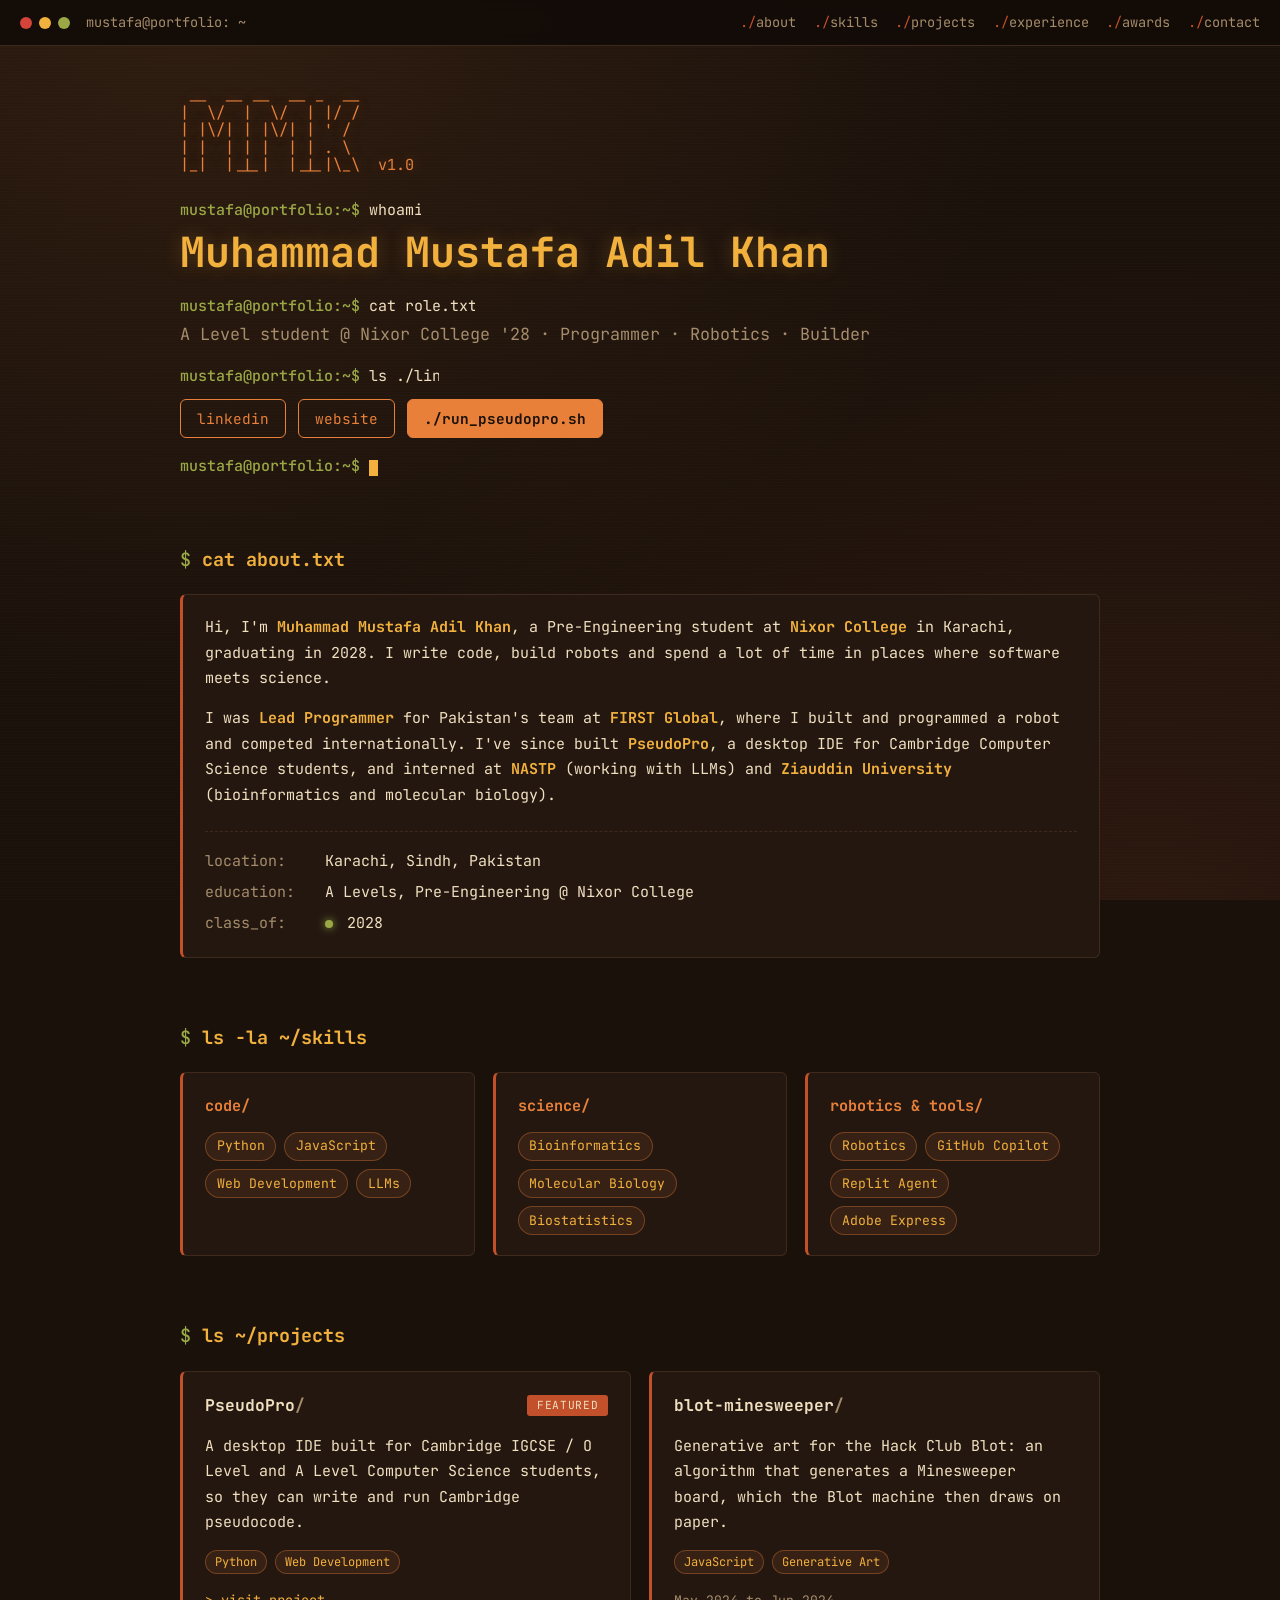
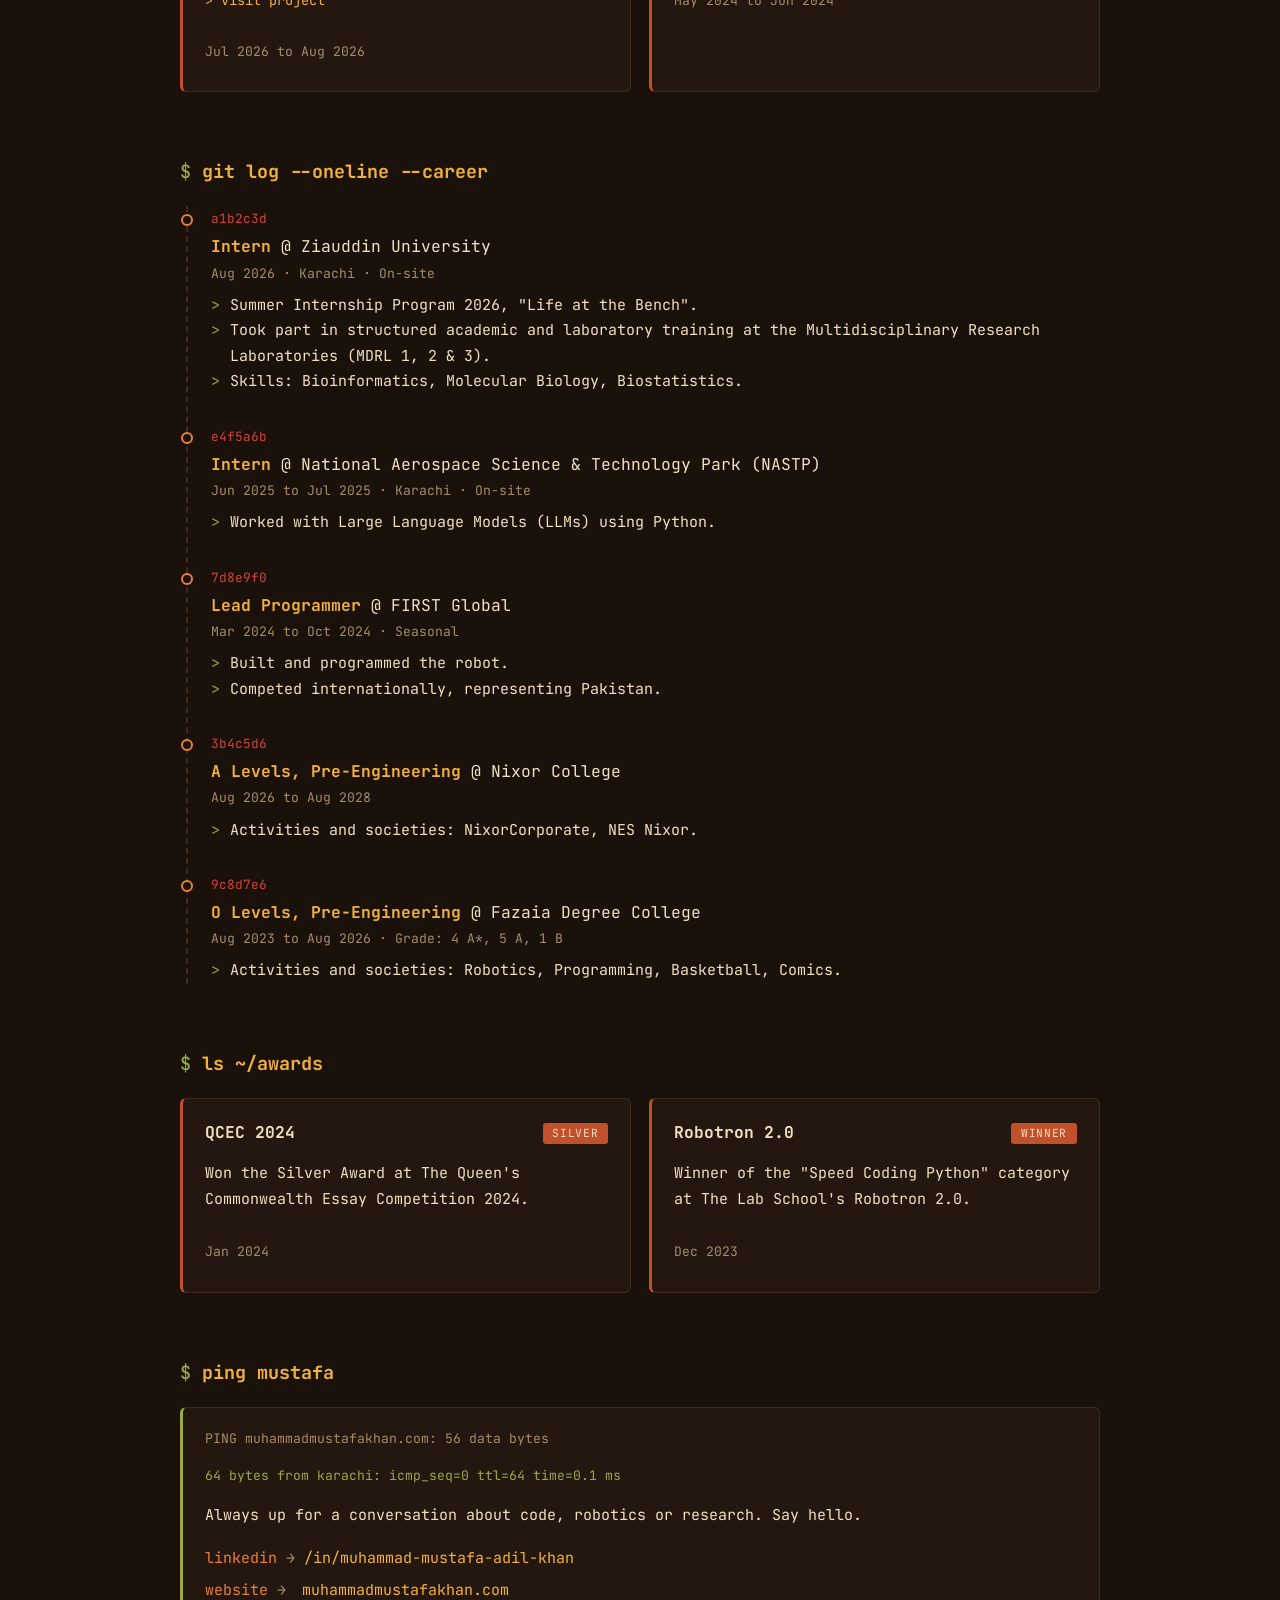
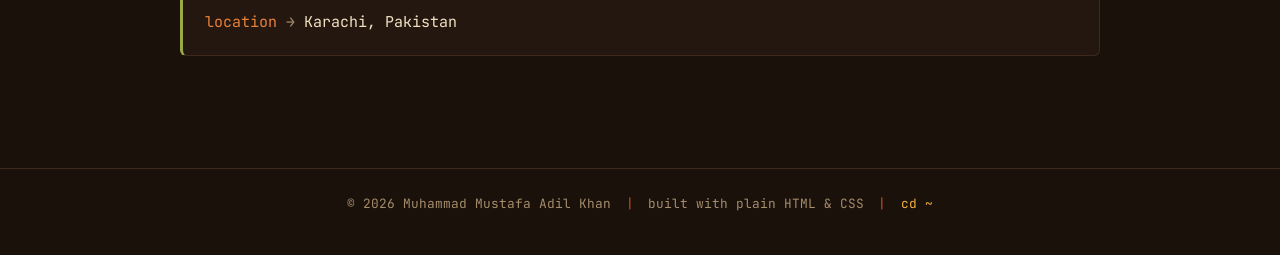
<file: index.html>
<!DOCTYPE html>
<html lang="en">
<head>
  <meta charset="UTF-8">
  <meta name="viewport" content="width=device-width, initial-scale=1.0">
  <title>Muhammad Mustafa Adil Khan | ~/portfolio</title>
  <meta name="description" content="Portfolio of Muhammad Mustafa Adil Khan: A Level student at Nixor College, programmer, robotics competitor and builder of PseudoPro.">

  <link rel="preconnect" href="https://fonts.googleapis.com">
  <link rel="preconnect" href="https://fonts.gstatic.com" crossorigin>
  <link href="https://fonts.googleapis.com/css2?family=JetBrains+Mono:wght@400;500;700&display=swap" rel="stylesheet">
  <link rel="stylesheet" href="style.css">
</head>
<body>

  <!-- ============ TOP BAR ============ -->
  <header class="topbar">
    <div class="window-dots" aria-hidden="true">
      <span class="dot dot-red"></span>
      <span class="dot dot-amber"></span>
      <span class="dot dot-green"></span>
    </div>
    <span class="topbar-title">mustafa@portfolio: ~</span>
    <nav class="topnav" aria-label="Sections">
      <a href="#about">about</a>
      <a href="#skills">skills</a>
      <a href="#projects">projects</a>
      <a href="#experience">experience</a>
      <a href="#awards">awards</a>
      <a href="#contact">contact</a>
    </nav>
  </header>

  <main class="terminal">

    <!-- ============ HERO ============ -->
    <section class="block hero" id="top">
      <pre class="ascii" aria-hidden="true">
 __  __ __  __ _  __
|  \/  |  \/  | |/ /
| |\/| | |\/| | ' /
| |  | | |  | | . \
|_|  |_|_|  |_|_|\_\  v1.0</pre>

      <p class="line"><span class="prompt">mustafa@portfolio:~$</span> <span class="cmd typed typed-1">whoami</span></p>
      <h1 class="name">Muhammad Mustafa Adil Khan</h1>

      <p class="line"><span class="prompt">mustafa@portfolio:~$</span> <span class="cmd typed typed-2">cat role.txt</span></p>
      <p class="role">A Level student @ Nixor College '28 · Programmer · Robotics · Builder</p>

      <p class="line"><span class="prompt">mustafa@portfolio:~$</span> <span class="cmd typed typed-3">ls ./links</span></p>
      <p class="links">
        <a class="btn" href="https://www.linkedin.com/in/muhammad-mustafa-adil-khan-0a99003a8/" target="_blank" rel="noopener">linkedin</a>
        <a class="btn" href="https://muhammadmustafakhan.com/" target="_blank" rel="noopener">website</a>
        <a class="btn btn-solid" href="https://muhammadmustafakhan.com/pseudopro/" target="_blank" rel="noopener">./run_pseudopro.sh</a>
      </p>

      <p class="line"><span class="prompt">mustafa@portfolio:~$</span> <span class="cursor" aria-hidden="true"></span></p>
    </section>

    <!-- ============ ABOUT ============ -->
    <section class="block" id="about">
      <h2 class="section-title"><span class="prompt">$</span> cat about.txt</h2>
      <div class="panel">
        <p>
          Hi, I'm <strong>Muhammad Mustafa Adil Khan</strong>, a Pre-Engineering student at
          <strong>Nixor College</strong> in Karachi, graduating in 2028. I write code, build robots
          and spend a lot of time in places where software meets science.
        </p>
        <p>
          I was <strong>Lead Programmer</strong> for Pakistan's team at <strong>FIRST Global</strong>,
          where I built and programmed a robot and competed internationally. I've since built
          <strong>PseudoPro</strong>, a desktop IDE for Cambridge Computer Science students, and
          interned at <strong>NASTP</strong> (working with LLMs) and <strong>Ziauddin University</strong>
          (bioinformatics and molecular biology).
        </p>
        <dl class="facts">
          <div><dt>location</dt><dd>Karachi, Sindh, Pakistan</dd></div>
          <div><dt>education</dt><dd>A Levels, Pre-Engineering @ Nixor College</dd></div>
          <div><dt>class_of</dt><dd><span class="status-dot"></span> 2028</dd></div>
        </dl>
      </div>
    </section>

    <!-- ============ SKILLS ============ -->
    <section class="block" id="skills">
      <h2 class="section-title"><span class="prompt">$</span> ls -la ~/skills</h2>
      <div class="grid grid-3">

        <div class="panel">
          <h3 class="panel-title">code/</h3>
          <ul class="tags">
            <li>Python</li>
            <li>JavaScript</li>
            <li>Web Development</li>
            <li>LLMs</li>
          </ul>
        </div>

        <div class="panel">
          <h3 class="panel-title">science/</h3>
          <ul class="tags">
            <li>Bioinformatics</li>
            <li>Molecular Biology</li>
            <li>Biostatistics</li>
          </ul>
        </div>

        <div class="panel">
          <h3 class="panel-title">robotics &amp; tools/</h3>
          <ul class="tags">
            <li>Robotics</li>
            <li>GitHub Copilot</li>
            <li>Replit Agent</li>
            <li>Adobe Express</li>
          </ul>
        </div>

      </div>
    </section>

    <!-- ============ PROJECTS ============ -->
    <section class="block" id="projects">
      <h2 class="section-title"><span class="prompt">$</span> ls ~/projects</h2>
      <div class="grid grid-2">

        <article class="panel project">
          <header class="project-head">
            <h3>PseudoPro<span class="ext">/</span></h3>
            <span class="badge">featured</span>
          </header>
          <p>
            A desktop IDE built for Cambridge IGCSE / O Level and A Level Computer Science students,
            so they can write and run Cambridge pseudocode.
          </p>
          <ul class="tags small">
            <li>Python</li>
            <li>Web Development</li>
          </ul>
          <p class="project-links">
            <a href="https://muhammadmustafakhan.com/pseudopro/" target="_blank" rel="noopener">&gt; visit project</a>
          </p>
          <p class="meta">Jul 2026 to Aug 2026</p>
        </article>

        <article class="panel project">
          <header class="project-head">
            <h3>blot-minesweeper<span class="ext">/</span></h3>
          </header>
          <p>
            Generative art for the Hack Club Blot: an algorithm that generates a Minesweeper
            board, which the Blot machine then draws on paper.
          </p>
          <ul class="tags small">
            <li>JavaScript</li>
            <li>Generative Art</li>
          </ul>
          <p class="meta">May 2024 to Jun 2024</p>
        </article>

      </div>
    </section>

    <!-- ============ EXPERIENCE ============ -->
    <section class="block" id="experience">
      <h2 class="section-title"><span class="prompt">$</span> git log --oneline --career</h2>

      <ol class="log">
        <li class="log-item">
          <span class="hash">a1b2c3d</span>
          <div class="log-body">
            <h3>Intern <span class="at">@ Ziauddin University</span></h3>
            <p class="meta">Aug 2026 · Karachi · On-site</p>
            <ul>
              <li>Summer Internship Program 2026, "Life at the Bench".</li>
              <li>Took part in structured academic and laboratory training at the Multidisciplinary Research Laboratories (MDRL 1, 2 &amp; 3).</li>
              <li>Skills: Bioinformatics, Molecular Biology, Biostatistics.</li>
            </ul>
          </div>
        </li>

        <li class="log-item">
          <span class="hash">e4f5a6b</span>
          <div class="log-body">
            <h3>Intern <span class="at">@ National Aerospace Science &amp; Technology Park (NASTP)</span></h3>
            <p class="meta">Jun 2025 to Jul 2025 · Karachi · On-site</p>
            <ul>
              <li>Worked with Large Language Models (LLMs) using Python.</li>
            </ul>
          </div>
        </li>

        <li class="log-item">
          <span class="hash">7d8e9f0</span>
          <div class="log-body">
            <h3>Lead Programmer <span class="at">@ FIRST Global</span></h3>
            <p class="meta">Mar 2024 to Oct 2024 · Seasonal</p>
            <ul>
              <li>Built and programmed the robot.</li>
              <li>Competed internationally, representing Pakistan.</li>
            </ul>
          </div>
        </li>

        <li class="log-item">
          <span class="hash">3b4c5d6</span>
          <div class="log-body">
            <h3>A Levels, Pre-Engineering <span class="at">@ Nixor College</span></h3>
            <p class="meta">Aug 2026 to Aug 2028</p>
            <ul>
              <li>Activities and societies: NixorCorporate, NES Nixor.</li>
            </ul>
          </div>
        </li>

        <li class="log-item">
          <span class="hash">9c8d7e6</span>
          <div class="log-body">
            <h3>O Levels, Pre-Engineering <span class="at">@ Fazaia Degree College</span></h3>
            <p class="meta">Aug 2023 to Aug 2026 · Grade: 4 A*, 5 A, 1 B</p>
            <ul>
              <li>Activities and societies: Robotics, Programming, Basketball, Comics.</li>
            </ul>
          </div>
        </li>
      </ol>
    </section>

    <!-- ============ AWARDS ============ -->
    <section class="block" id="awards">
      <h2 class="section-title"><span class="prompt">$</span> ls ~/awards</h2>
      <div class="grid grid-2">

        <article class="panel project">
          <header class="project-head">
            <h3>QCEC 2024</h3>
            <span class="badge">silver</span>
          </header>
          <p>Won the Silver Award at The Queen's Commonwealth Essay Competition 2024.</p>
          <p class="meta">Jan 2024</p>
        </article>

        <article class="panel project">
          <header class="project-head">
            <h3>Robotron 2.0</h3>
            <span class="badge">winner</span>
          </header>
          <p>Winner of the "Speed Coding Python" category at The Lab School's Robotron 2.0.</p>
          <p class="meta">Dec 2023</p>
        </article>

      </div>
    </section>

    <!-- ============ CONTACT ============ -->
    <section class="block" id="contact">
      <h2 class="section-title"><span class="prompt">$</span> ping mustafa</h2>
      <div class="panel contact">
        <p class="ping-line">PING muhammadmustafakhan.com: 56 data bytes</p>
        <p class="ping-line ok">64 bytes from karachi: icmp_seq=0 ttl=64 time=0.1 ms</p>
        <p>Always up for a conversation about code, robotics or research. Say hello.</p>
        <ul class="contact-list">
          <li><span class="key">linkedin</span> <a href="https://www.linkedin.com/in/muhammad-mustafa-adil-khan-0a99003a8/" target="_blank" rel="noopener">/in/muhammad-mustafa-adil-khan</a></li>
          <li><span class="key">website</span> <a href="https://muhammadmustafakhan.com/" target="_blank" rel="noopener">muhammadmustafakhan.com</a></li>
          <li><span class="key">location</span> Karachi, Pakistan</li>
        </ul>
      </div>
    </section>

  </main>

  <footer class="footer">
    <p>© 2026 Muhammad Mustafa Adil Khan <span class="sep">|</span> built with plain HTML &amp; CSS <span class="sep">|</span> <a href="#top">cd ~</a></p>
  </footer>

</body>
</html>
</file>
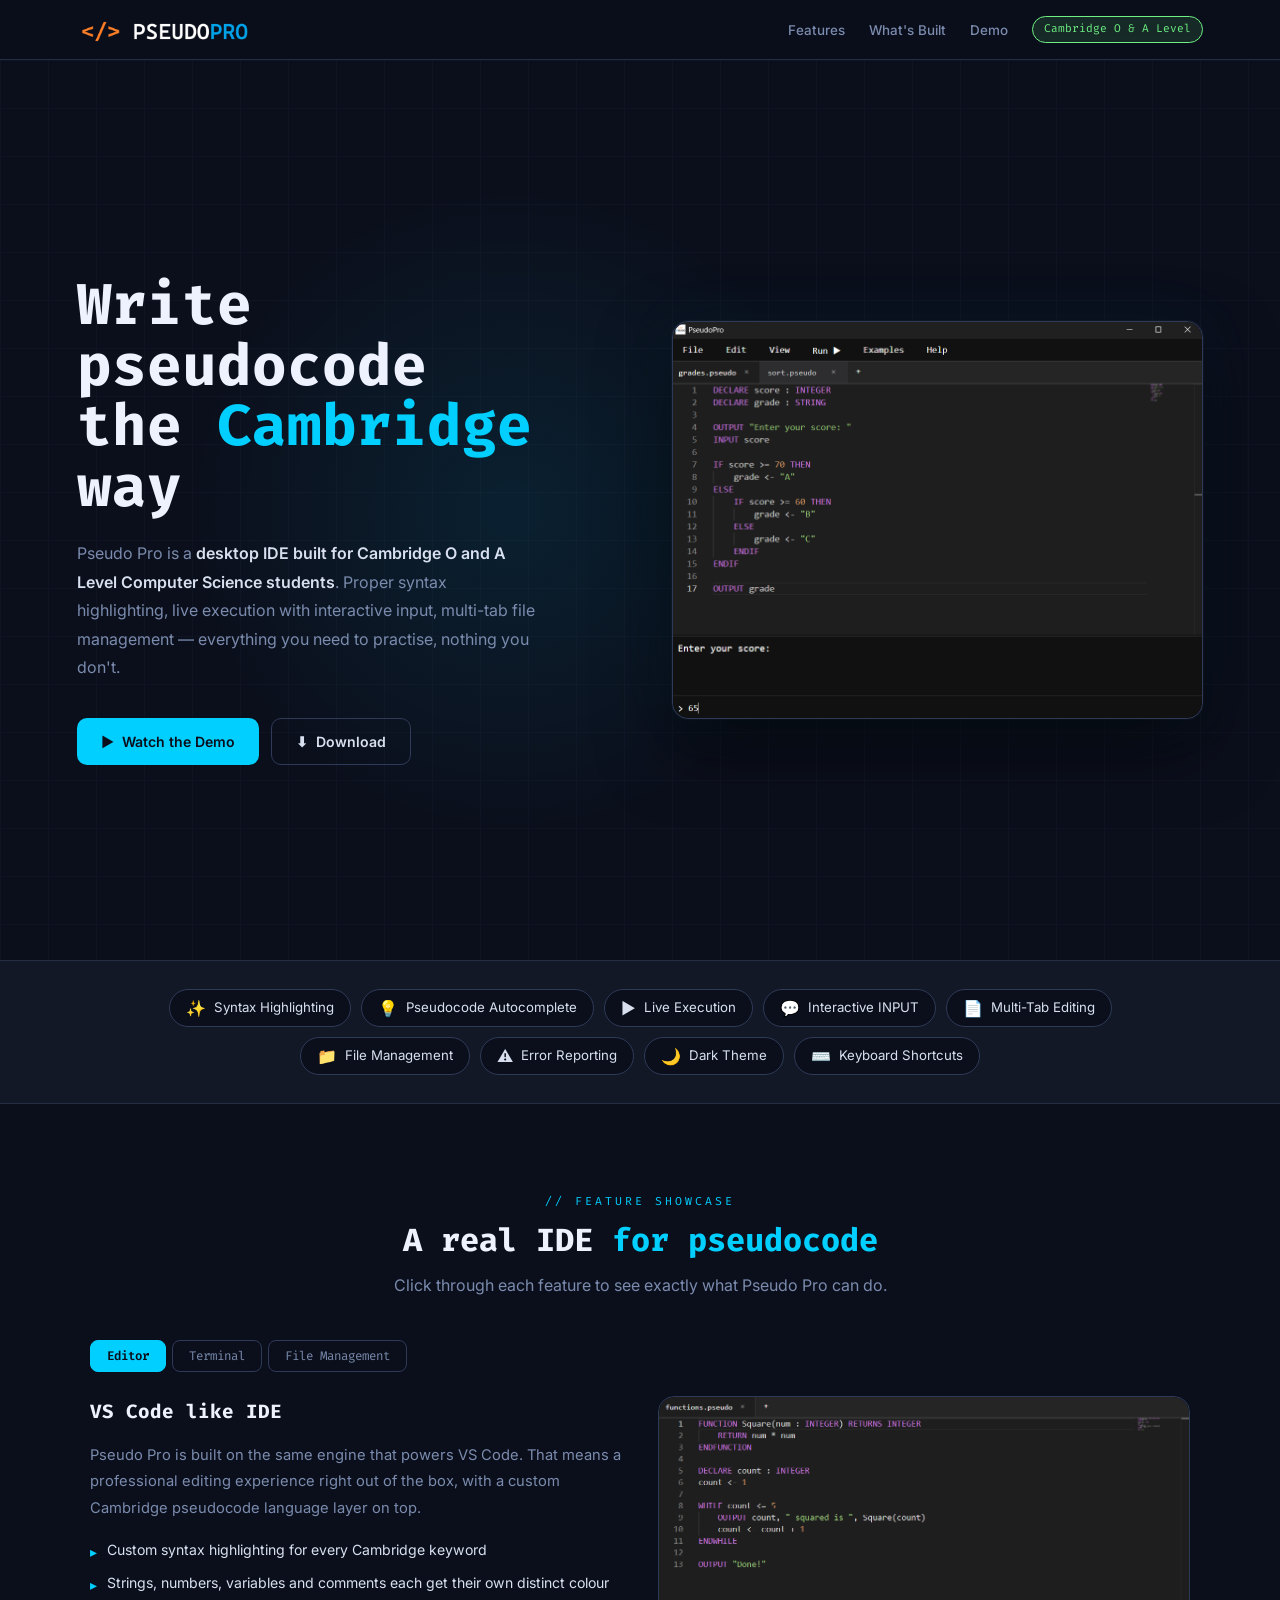
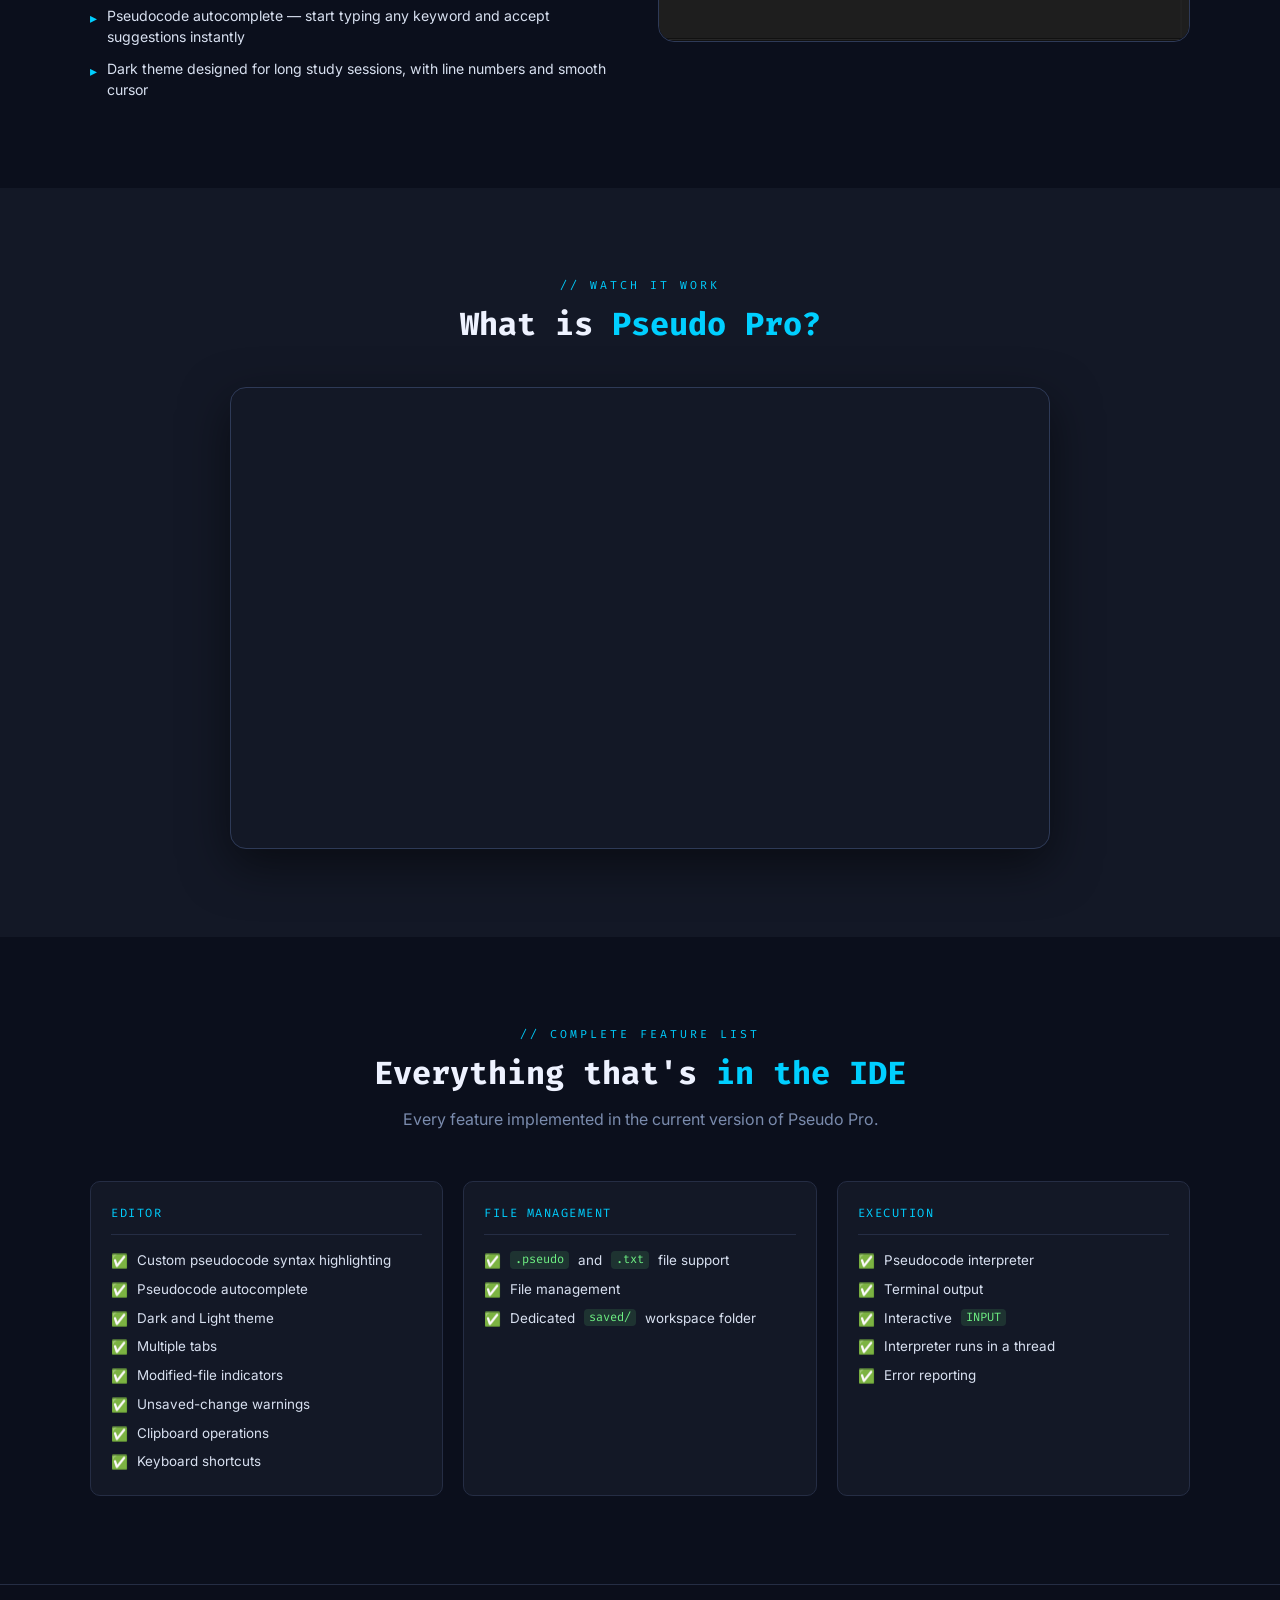
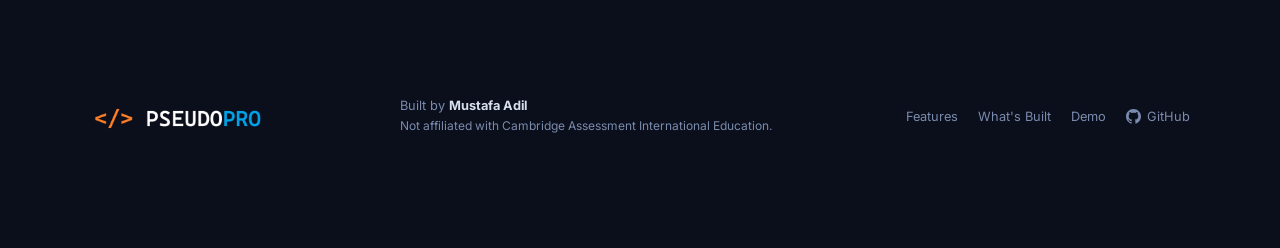
<file: pseudopro/index.html>
<!DOCTYPE html>
<html lang="en">
<head>
  <meta charset="UTF-8"/>
  <meta name="viewport" content="width=device-width, initial-scale=1.0"/>
  <title>PSEUDO PRO — Cambridge Pseudocode IDE</title>
  <link href="https://fonts.googleapis.com/css2?family=Fira+Code:wght@400;500;600;700&family=Inter:wght@400;500;600;700&display=swap" rel="stylesheet"/>
  <link rel="stylesheet" href="style.css">
</head>
<body>

<!-- ════════════════════════════════════
     NAV
     ════════════════════════════════════ -->
<nav>
  <div class="nav-logo">
    <img src="logo.png" alt="Pseudo Pro"/>
  </div>
  <ul class="nav-links">
    <li><a href="#features">Features</a></li>
    <li><a href="#whatsbuilt">What's Built</a></li>
    <li><a href="#video">Demo</a></li>
  </ul>
  <div class="nav-pill">Cambridge O &amp; A Level</div>
</nav>

<!-- ════════════════════════════════════
     HERO
     ════════════════════════════════════ -->
<section class="hero">
  <div class="hero-bg-grid"></div>
  <div class="hero-bg-glow"></div>
  <div class="hero-inner">
    <div>
      <h1>Write pseudocode<br/>the <span class="c">Cambridge</span><br/>way</h1>
      <p class="hero-desc">
        Pseudo Pro is a <strong>desktop IDE built for Cambridge O and A Level Computer Science students</strong>. Proper syntax highlighting, live execution with interactive input, multi-tab file management — everything you need to practise, nothing you don't.
      </p>
      <div class="hero-actions">
        <a href="#video" class="btn btn-cyan">▶&nbsp; Watch the Demo</a>
        <a href="https://docs.google.com/forms/d/e/1FAIpQLScZtwgpIXl6jhNWRbmCyVRy7nZwk737SK5mbxap7Mpk11V7Nw/viewform?usp=sharing&ouid=100309924998082887412" class="btn btn-outline">⬇&nbsp; Download</a>
      </div>
    </div>

    <!-- Hero screenshot -->
    <div class="hero-ide">
      <img src="ss1.png" alt="Pseudo Pro IDE screenshot" style="width:100%;display:block;border-radius:var(--r-lg);"/>
    </div>
  </div>
</section>

<!-- ════════════════════════════════════
     FEATURE PILLS
     ════════════════════════════════════ -->
<div class="pill-bar">
  <div class="pill-row">
    <div class="pill"><span class="icon">✨</span> Syntax Highlighting</div>
    <div class="pill"><span class="icon">💡</span> Pseudocode Autocomplete</div>
    <div class="pill"><span class="icon">▶️</span> Live Execution</div>
    <div class="pill"><span class="icon">💬</span> Interactive INPUT</div>
    <div class="pill"><span class="icon">📄</span> Multi-Tab Editing</div>
    <div class="pill"><span class="icon">📁</span> File Management</div>
    <div class="pill"><span class="icon">⚠️</span> Error Reporting</div>
    <div class="pill"><span class="icon">🌙</span> Dark Theme</div>
    <div class="pill"><span class="icon">⌨️</span> Keyboard Shortcuts</div>
  </div>
</div>

<!-- ════════════════════════════════════
     FEATURE SHOWCASE (tabs)
     ════════════════════════════════════ -->
<section class="showcase" id="features">
  <div class="showcase-inner">
    <div class="center">
      <div class="sec-label">// Feature Showcase</div>
      <h2 class="sec-title">A real IDE <span class="hl">for pseudocode</span></h2>
      <p class="sec-desc">Click through each feature to see exactly what Pseudo Pro can do.</p>
    </div>

    <div class="showcase-tabs">
      <button class="stab active" onclick="showPanel('editor', this)">Editor</button>
      <button class="stab"        onclick="showPanel('terminal', this)">Terminal</button>
      <button class="stab"        onclick="showPanel('files', this)">File Management</button>
    </div>

    <div class="showcase-panels">

      <!-- ── EDITOR ── -->
      <div class="spanel active" id="panel-editor">
        <div class="spanel-text">
          <h3>VS Code like IDE</h3>
          <p>Pseudo Pro is built on the same engine that powers VS Code. That means a professional editing experience right out of the box, with a custom Cambridge pseudocode language layer on top.</p>
          <ul class="spanel-list">
            <li>Custom syntax highlighting for every Cambridge keyword</li>
            <li>Strings, numbers, variables and comments each get their own distinct colour</li>
            <li>Pseudocode autocomplete — start typing any keyword and accept suggestions instantly</li>
            <li>Dark theme designed for long study sessions, with line numbers and smooth cursor</li>
          </ul>
        </div>
        <div class="spanel-visual">
          <img src="ss2.png" alt="Pseudo Pro editor screenshot" style="width:100%;display:block;border-radius:var(--r-lg);"/>
        </div>
      </div>

      <!-- ── TERMINAL ── -->
      <div class="spanel" id="panel-terminal">
        <div class="spanel-text">
          <h3>Live terminal with interactive INPUT</h3>
          <p>When you run your pseudocode, output streams to the terminal in real time. If your program uses INPUT, execution pauses and waits — you type your answer and the program continues exactly as it would in a real run.</p>
          <ul class="spanel-list">
            <li>Real-time output as your program executes line by line</li>
            <li>Fully interactive INPUT — program pauses, you type, it continues</li>
            <li>Clear error messages that tell you exactly what went wrong and on which line</li>
            <li>Exit code shown on completion so you know the program finished cleanly</li>
          </ul>
        </div>
        <div class="spanel-visual">
          <img src="ss3.png" alt="Pseudo Pro terminal screenshot" style="width:100%;display:block;border-radius:var(--r-lg);"/>
        </div>
      </div>

      <!-- ── FILE MANAGEMENT ── -->
      <div class="spanel" id="panel-files">
        <div class="spanel-text">
          <h3>Multi-tab file management</h3>
          <p>Work on multiple pseudocode files at once. Tabs show which files have unsaved changes, and closing a file warns you before anything is lost. A dedicated workspace folder keeps your saved files organised.</p>
          <ul class="spanel-list">
            <li>Multiple open tabs — switch between files without losing your place</li>
            <li>Modified-file indicator (*) on any tab with unsaved changes</li>
            <li>Unsaved-change warning when you close or quit</li>
            <li>New, Open, Save, Save As, and Close — all available</li>
            <li>Supports <code style="font-family:'Fira Code',monospace;font-size:0.85em;color:var(--lime)">.pseudo</code> and <code style="font-family:'Fira Code',monospace;font-size:0.85em;color:var(--lime)">.txt</code> files</li>
            <li>Dedicated <code style="font-family:'Fira Code',monospace;font-size:0.85em;color:var(--lime)">saved/</code> workspace folder keeps everything in one place</li>
          </ul>
        </div>
        <div class="spanel-visual">
          <img src="ss4.png" alt="Pseudo Pro file management screenshot" style="width:100%;display:block;border-radius:var(--r-lg);"/>
        </div>
      </div>
    </div><!-- end showcase-panels -->
  </div>
</section>

<!-- ════════════════════════════════════
     VIDEO DEMO
     ════════════════════════════════════ -->
<section class="video-section" id="video">
  <div class="center">
    <div class="sec-label">// Watch it Work</div>
    <h2 class="sec-title">What is <span class="hl">Pseudo Pro?</span></h2>
  </div>
  <div class="video-wrap">
    <iframe
      src="https://www.youtube-nocookie.com/embed/2VZ0sAoZMiY"
      title="Pseudo Pro Showcase"
      allow="accelerometer; autoplay; clipboard-write; encrypted-media; gyroscope; picture-in-picture"
      allowfullscreen>
    </iframe>
  </div>
</section>

<!-- ════════════════════════════════════
     WHAT'S BUILT — CHECKLIST
     ════════════════════════════════════ -->
<section class="checklist-section" id="whatsbuilt">
  <div class="center">
    <div class="sec-label">// Complete Feature List</div>
    <h2 class="sec-title">Everything that's <span class="hl">in the IDE</span></h2>
    <p class="sec-desc">Every feature implemented in the current version of Pseudo Pro.</p>
  </div>
  <div class="check-grid">

    <div class="check-col">
      <div class="check-col-head">Editor</div>
      <ul class="cklist">
        <li><span class="ck">✅</span>Custom pseudocode syntax highlighting</li>
        <li><span class="ck">✅</span>Pseudocode autocomplete</li>
        <li><span class="ck">✅</span>Dark and Light theme</li>
        <li><span class="ck">✅</span>Multiple tabs</li>
        <li><span class="ck">✅</span>Modified-file indicators</li>
        <li><span class="ck">✅</span>Unsaved-change warnings</li>
        <li><span class="ck">✅</span>Clipboard operations</li>
        <li><span class="ck">✅</span>Keyboard shortcuts</li>
      </ul>
    </div>

    <div class="check-col">
      <div class="check-col-head">File Management</div>
      <ul class="cklist">
        <li><span class="ck">✅</span><code>.pseudo</code> and <code>.txt</code> file support</li>
        <li><span class="ck">✅</span>File management</li>
        <li><span class="ck">✅</span>Dedicated <code>saved/</code> workspace folder</li>
      </ul>
    </div>

    <div class="check-col">
      <div class="check-col-head">Execution</div>
      <ul class="cklist">
        <li><span class="ck">✅</span>Pseudocode interpreter</li>
        <li><span class="ck">✅</span>Terminal output</li>
        <li><span class="ck">✅</span>Interactive <code>INPUT</code></li>
        <li><span class="ck">✅</span>Interpreter runs in a thread</li>
        <li><span class="ck">✅</span>Error reporting</li>
      </ul>
    </div>

  </div>
</section>

<!-- ════════════════════════════════════
     FOOTER
     ════════════════════════════════════ -->
<footer>
  <div class="footer-inner">
    <div class="footer-logo">
      <img src="logo.png" alt="Pseudo Pro"/>
    </div>

    <div class="f-text">
      Built by <strong>Mustafa Adil</strong><br/>
      <span style="font-size:0.75rem;">Not affiliated with Cambridge Assessment International Education.</span>
    </div>

    <div class="f-links">
      <a href="#features">Features</a>
      <a href="#whatsbuilt">What's Built</a>
      <a href="#video">Demo</a>
      <a href="https://github.com/LiterallyEverything/pseudopro" target="_blank" rel="noopener">
        <svg class="gh-icon" viewBox="0 0 24 24" xmlns="http://www.w3.org/2000/svg">
          <path d="M12 0C5.374 0 0 5.373 0 12c0 5.302 3.438 9.8 8.207 11.387.599.111.793-.261.793-.577v-2.234c-3.338.726-4.033-1.416-4.033-1.416-.546-1.387-1.333-1.756-1.333-1.756-1.089-.745.083-.729.083-.729 1.205.084 1.839 1.237 1.839 1.237 1.07 1.834 2.807 1.304 3.492.997.107-.775.418-1.305.762-1.604-2.665-.305-5.467-1.334-5.467-5.931 0-1.311.469-2.381 1.236-3.221-.124-.303-.535-1.524.117-3.176 0 0 1.008-.322 3.301 1.23A11.509 11.509 0 0112 5.803c1.02.005 2.047.138 3.006.404 2.291-1.552 3.297-1.23 3.297-1.23.653 1.653.242 2.874.118 3.176.77.84 1.235 1.911 1.235 3.221 0 4.609-2.807 5.624-5.479 5.921.43.372.823 1.102.823 2.222v3.293c0 .319.192.694.801.576C20.566 21.797 24 17.3 24 12c0-6.627-5.373-12-12-12z"/>
        </svg>
        GitHub
      </a>
    </div>

  </div>
</footer>

<script>
  function showPanel(id, btn) {
    document.querySelectorAll('.spanel').forEach(p => p.classList.remove('active'));
    document.querySelectorAll('.stab').forEach(t => t.classList.remove('active'));
    document.getElementById('panel-' + id).classList.add('active');
    btn.classList.add('active');
  }
</script>
</body>
</html>
</file>
<file: style.css>
/* ==========================================================
   Terminal portfolio: warm autumn palette
   ========================================================== */

:root {
  /* backgrounds */
  --bg:          #1a110b;   /* deep roasted brown */
  --bg-panel:    #231710;   /* panel surface */
  --bg-bar:      #120b07;   /* top bar */
  --border:      #3d2a1c;

  /* text */
  --text:        #f1e0c0;   /* warm parchment */
  --text-dim:    #a58c6b;   /* faded leaf */

  /* accents */
  --orange:      #e8803a;   /* pumpkin */
  --amber:       #f2b13d;   /* golden hour */
  --rust:        #c2502b;   /* rust */
  --maple:       #d4443a;   /* maple red */
  --moss:        #9aa845;   /* olive leaf */

  --font: "JetBrains Mono", "Fira Code", "Cascadia Code", ui-monospace,
          SFMono-Regular, Menlo, Consolas, monospace;

  --radius: 6px;
  --max-w: 960px;
}

/* ---------- reset ---------- */
*, *::before, *::after { box-sizing: border-box; }

html {
  scroll-behavior: smooth;
  scroll-padding-top: 4.5rem;
}

body {
  margin: 0;
  background: var(--bg);
  color: var(--text);
  font-family: var(--font);
  font-size: 15px;
  line-height: 1.7;
  -webkit-font-smoothing: antialiased;
  min-height: 100vh;

  /* soft autumn glow + subtle scanlines */
  background-image:
    radial-gradient(ellipse at 15% 0%, rgba(232, 128, 58, 0.10), transparent 55%),
    radial-gradient(ellipse at 90% 100%, rgba(194, 80, 43, 0.10), transparent 55%),
    repeating-linear-gradient(
      0deg,
      rgba(255, 255, 255, 0.012) 0px,
      rgba(255, 255, 255, 0.012) 1px,
      transparent 1px,
      transparent 3px
    );
  background-attachment: fixed;
}

::selection {
  background: var(--orange);
  color: var(--bg);
}

a {
  color: var(--amber);
  text-decoration: none;
  transition: color 0.15s ease;
}
a:hover { color: var(--orange); }

a:focus-visible,
.btn:focus-visible {
  outline: 2px dashed var(--amber);
  outline-offset: 3px;
}

h1, h2, h3, p { margin: 0; }
ul, ol { margin: 0; padding: 0; list-style: none; }

/* ---------- top bar ---------- */
.topbar {
  position: sticky;
  top: 0;
  z-index: 10;
  display: flex;
  align-items: center;
  gap: 1rem;
  padding: 0.7rem 1.25rem;
  background: rgba(18, 11, 7, 0.92);
  backdrop-filter: blur(6px);
  border-bottom: 1px solid var(--border);
}

.window-dots { display: flex; gap: 7px; }
.dot { width: 12px; height: 12px; border-radius: 50%; display: block; }
.dot-red   { background: var(--maple); }
.dot-amber { background: var(--amber); }
.dot-green { background: var(--moss); }

.topbar-title {
  color: var(--text-dim);
  font-size: 0.85rem;
  white-space: nowrap;
}

.topnav {
  margin-left: auto;
  display: flex;
  gap: 1.1rem;
  flex-wrap: wrap;
  justify-content: flex-end;
}
.topnav a {
  color: var(--text-dim);
  font-size: 0.85rem;
}
.topnav a::before { content: "./"; color: var(--rust); }
.topnav a:hover { color: var(--amber); }

/* ---------- layout ---------- */
.terminal {
  max-width: var(--max-w);
  margin: 0 auto;
  padding: 2.5rem 1.25rem 3rem;
}

.block { margin-bottom: 4rem; }

.section-title {
  font-size: 1.15rem;
  font-weight: 700;
  color: var(--amber);
  margin-bottom: 1.2rem;
}

.prompt {
  color: var(--moss);
  font-weight: 500;
}

/* ---------- hero ---------- */
.ascii {
  margin: 0 0 1.5rem;
  color: var(--orange);
  font-family: var(--font);
  font-size: clamp(0.55rem, 2.2vw, 0.95rem);
  line-height: 1.15;
  text-shadow: 0 0 14px rgba(232, 128, 58, 0.35);
  overflow: hidden;
}

.line { margin-top: 1rem; }
.cmd  { color: var(--text); }

.name {
  font-size: clamp(1.6rem, 5vw, 2.6rem);
  font-weight: 700;
  line-height: 1.2;
  color: var(--amber);
  margin: 0.3rem 0 0.4rem;
  text-shadow: 0 0 18px rgba(242, 177, 61, 0.25);
}

.role {
  color: var(--text-dim);
  font-size: 1.05rem;
}

.links {
  display: flex;
  flex-wrap: wrap;
  gap: 0.75rem;
  margin-top: 0.6rem;
}

.btn {
  display: inline-block;
  padding: 0.4rem 1rem;
  border: 1px solid var(--orange);
  border-radius: var(--radius);
  color: var(--orange);
  font-size: 0.9rem;
  transition: background 0.15s ease, color 0.15s ease, transform 0.15s ease;
}
.btn:hover {
  background: var(--orange);
  color: var(--bg);
  transform: translateY(-2px);
}
.btn-solid {
  background: var(--orange);
  color: var(--bg);
  font-weight: 700;
}
.btn-solid:hover {
  background: var(--amber);
  border-color: var(--amber);
}

/* typing effect (pure CSS) */
.typed {
  display: inline-block;
  overflow: hidden;
  white-space: nowrap;
  vertical-align: bottom;
  border-right: 2px solid transparent;
  width: 0;
  animation: typing 0.9s steps(14, end) forwards;
}
.typed-1 { animation-delay: 0.3s; --chars: 6ch;  }
.typed-2 { animation-delay: 1.4s; --chars: 12ch; }
.typed-3 { animation-delay: 2.5s; --chars: 8ch;  }

@keyframes typing {
  to { width: var(--chars, 12ch); }
}

/* blinking block cursor */
.cursor {
  display: inline-block;
  width: 0.6em;
  height: 1.1em;
  background: var(--amber);
  vertical-align: text-bottom;
  animation: blink 1.1s steps(1) infinite;
}
@keyframes blink {
  50% { opacity: 0; }
}

/* ---------- panels ---------- */
.panel {
  background: var(--bg-panel);
  border: 1px solid var(--border);
  border-left: 3px solid var(--rust);
  border-radius: var(--radius);
  padding: 1.25rem 1.4rem;
}
.panel p + p { margin-top: 0.9rem; }
.panel strong { color: var(--amber); }

.panel-title {
  font-size: 0.95rem;
  color: var(--orange);
  margin-bottom: 0.8rem;
}

.grid { display: grid; gap: 1.1rem; }
.grid-2 { grid-template-columns: repeat(2, 1fr); }
.grid-3 { grid-template-columns: repeat(3, 1fr); }

.hint {
  margin-top: 1rem;
  color: var(--text-dim);
  font-size: 0.8rem;
}

/* ---------- about facts ---------- */
.facts {
  margin: 1.4rem 0 0;
  padding-top: 1.1rem;
  border-top: 1px dashed var(--border);
  display: grid;
  gap: 0.35rem;
}
.facts div { display: flex; gap: 1rem; }
.facts dt {
  min-width: 6.5rem;
  color: var(--text-dim);
}
.facts dt::after { content: ":"; }
.facts dd { margin: 0; color: var(--text); }

.status-dot {
  display: inline-block;
  width: 8px;
  height: 8px;
  margin-right: 0.3rem;
  border-radius: 50%;
  background: var(--moss);
  box-shadow: 0 0 8px var(--moss);
  animation: pulse 2s ease-in-out infinite;
}
@keyframes pulse {
  50% { opacity: 0.4; }
}

/* ---------- tags ---------- */
.tags {
  display: flex;
  flex-wrap: wrap;
  gap: 0.5rem;
}
.tags li {
  padding: 0.15rem 0.65rem;
  background: rgba(232, 128, 58, 0.10);
  border: 1px solid rgba(232, 128, 58, 0.35);
  border-radius: 999px;
  color: var(--amber);
  font-size: 0.82rem;
}
.tags.small li {
  font-size: 0.75rem;
  padding: 0.05rem 0.55rem;
}

/* ---------- projects ---------- */
.project {
  display: flex;
  flex-direction: column;
  gap: 0.9rem;
  transition: transform 0.2s ease, border-color 0.2s ease, box-shadow 0.2s ease;
}
.project:hover {
  transform: translateY(-4px);
  border-color: var(--orange);
  box-shadow: 0 8px 24px rgba(232, 128, 58, 0.12);
}
.project-head {
  display: flex;
  align-items: center;
  justify-content: space-between;
  gap: 0.5rem;
}
.project-head h3 {
  font-size: 1.02rem;
  color: var(--text);
}
.ext { color: var(--text-dim); }

.badge {
  padding: 0.05rem 0.6rem;
  border-radius: 3px;
  background: var(--rust);
  color: var(--text);
  font-size: 0.7rem;
  text-transform: uppercase;
  letter-spacing: 0.06em;
}

.project-links {
  margin-top: auto;
  display: flex;
  gap: 1.1rem;
  font-size: 0.85rem;
}

/* ---------- experience (git log) ---------- */
.log {
  border-left: 2px dashed var(--border);
  margin-left: 0.4rem;
  padding-left: 1.4rem;
  display: grid;
  gap: 1.8rem;
}
.log-item { position: relative; }
.log-item::before {
  content: "";
  position: absolute;
  left: calc(-1.4rem - 7px);
  top: 0.5rem;
  width: 12px;
  height: 12px;
  border-radius: 50%;
  background: var(--bg);
  border: 2px solid var(--orange);
}
.hash {
  display: inline-block;
  margin-bottom: 0.2rem;
  color: var(--maple);
  font-size: 0.8rem;
}
.log-body h3 {
  font-size: 1.02rem;
  color: var(--amber);
}
.log-body .at { color: var(--text); font-weight: 400; }
.meta {
  color: var(--text-dim);
  font-size: 0.82rem;
  margin: 0.1rem 0 0.5rem;
}
.log-body ul li {
  position: relative;
  padding-left: 1.2rem;
}
.log-body ul li::before {
  content: ">";
  position: absolute;
  left: 0;
  color: var(--moss);
}

/* ---------- contact ---------- */
.contact { border-left-color: var(--moss); }
.ping-line {
  color: var(--text-dim);
  font-size: 0.82rem;
}
.ping-line.ok { color: var(--moss); margin-bottom: 1rem; }

.contact-list {
  margin-top: 1.1rem;
  display: grid;
  gap: 0.4rem;
}
.key {
  display: inline-block;
  min-width: 5.5rem;
  color: var(--orange);
}
.key::after { content: " →"; color: var(--text-dim); }

/* ---------- footer ---------- */
.footer {
  padding: 1.5rem 1.25rem 2.5rem;
  text-align: center;
  color: var(--text-dim);
  font-size: 0.8rem;
  border-top: 1px solid var(--border);
}
.sep { color: var(--rust); margin: 0 0.4rem; }

/* ---------- responsive ---------- */
@media (max-width: 760px) {
  .grid-3 { grid-template-columns: 1fr; }
  .grid-2 { grid-template-columns: 1fr; }
  .topbar { flex-wrap: wrap; gap: 0.5rem 1rem; }
  .topnav { margin-left: 0; width: 100%; justify-content: flex-start; }
  .topbar-title { display: none; }
  .facts div { flex-direction: column; gap: 0; }
}

@media (max-width: 480px) {
  body { font-size: 14px; }
  .terminal { padding-top: 1.75rem; }
}

/* ---------- accessibility: reduced motion ---------- */
@media (prefers-reduced-motion: reduce) {
  html { scroll-behavior: auto; }
  .typed { animation: none; width: auto; }
  .cursor, .status-dot { animation: none; }
  .project, .btn { transition: none; }
}
</file>
<file: pseudopro/style.css>
*, *::before, *::after { box-sizing: border-box; margin: 0; padding: 0; }

:root {
    --bg:        #0B0F1C;
    --surface:   #131826;
    --raised:    #1A2035;
    --border:    #252D44;
    --border2:   #2E3A57;
    --cyan:      #00CFFF;
    --cyan-glow: rgba(0,207,255,0.15);
    --lime:      #6EF083;
    --lime-glow: rgba(110,240,131,0.12);
    --text:      #D8E0F0;
    --muted:     #7A8BAD;
    --white:     #EEF2FF;
    --yellow:    #F5C542;
    --red:       #FF6B72;
    --r:         10px;
    --r-lg:      16px;
}

html { scroll-behavior: smooth; }
body { background: var(--bg); color: var(--text); font-family: 'Inter', sans-serif; line-height: 1.65; overflow-x: hidden; }
::-webkit-scrollbar { width: 5px; }
::-webkit-scrollbar-track { background: var(--bg); }
::-webkit-scrollbar-thumb { background: var(--border2); border-radius: 3px; }

/* ── NAV ── */
nav {
    position: sticky; top: 0; z-index: 200;
    background: rgba(11,15,28,0.92);
    backdrop-filter: blur(16px);
    border-bottom: 1px solid var(--border);
    display: flex; align-items: center;
    padding: 0 6%; height: 60px; gap: 24px;
}
.nav-logo img { height: 175px; width: auto; display: block; }
.nav-links { display: flex; gap: 24px; list-style: none; margin-left: auto; }
.nav-links a { color: var(--muted); text-decoration: none; font-size: 0.84rem; font-weight: 500; transition: color 0.18s; }
.nav-links a:hover { color: var(--cyan); }
.nav-pill { font-family: 'Fira Code', monospace; font-size: 0.7rem; color: var(--lime); border: 1px solid var(--lime); background: var(--lime-glow); padding: 3px 11px; border-radius: 20px; flex-shrink: 0; white-space: nowrap; }

/* ── HERO ── */
.hero { min-height: 100vh; display: flex; align-items: center; padding: 90px 6% 70px; position: relative; overflow: hidden; }
.hero-bg-grid { position: absolute; inset: 0; background-image: linear-gradient(var(--border) 1px, transparent 1px), linear-gradient(90deg, var(--border) 1px, transparent 1px); background-size: 48px 48px; opacity: 0.18; pointer-events: none; }
.hero-bg-glow { position: absolute; width: 700px; height: 700px; background: radial-gradient(circle, rgba(0,207,255,0.09) 0%, transparent 65%); top: 50%; left: 40%; transform: translate(-50%,-50%); pointer-events: none; }
.hero-inner { display: grid; grid-template-columns: 1fr 1fr; gap: 64px; align-items: center; max-width: 1200px; width: 100%; margin: 0 auto; position: relative; z-index: 1; }
.hero-kicker { font-family: 'Fira Code', monospace; font-size: 0.75rem; color: var(--lime); letter-spacing: 3px; text-transform: uppercase; margin-bottom: 20px; display: flex; align-items: center; gap: 8px; }
.hero-kicker::before { content: ''; display: inline-block; width: 22px; height: 1px; background: var(--lime); }
h1 { font-family: 'Fira Code', monospace; font-size: clamp(2.6rem, 4.5vw, 4rem); font-weight: 700; line-height: 1.05; color: var(--white); margin-bottom: 22px; }
h1 .c { color: var(--cyan); }
.hero-desc { font-size: 1rem; color: var(--muted); line-height: 1.78; max-width: 460px; margin-bottom: 36px; }
.hero-desc strong { color: var(--text); font-weight: 600; }
.hero-actions { display: flex; gap: 12px; flex-wrap: wrap; }

.btn { display: inline-flex; align-items: center; gap: 7px; padding: 11px 24px; border-radius: var(--r); font-weight: 600; font-size: 0.88rem; text-decoration: none; border: none; cursor: pointer; transition: all 0.18s; }
.btn-cyan { background: var(--cyan); color: #0B0F1C; }
.btn-cyan:hover { filter: brightness(1.12); transform: translateY(-2px); box-shadow: 0 8px 22px rgba(0,207,255,0.28); }
.btn-outline { background: transparent; color: var(--text); border: 1px solid var(--border2); }
.btn-outline:hover { border-color: var(--cyan); color: var(--cyan); transform: translateY(-2px); }

/* ── HERO IDE MOCKUP ── */
.hero-ide { border-radius: var(--r-lg); overflow: hidden; border: 1px solid var(--border2); box-shadow: 0 28px 70px rgba(0,0,0,0.55), 0 0 0 1px rgba(255,255,255,0.03), 0 0 60px rgba(0,207,255,0.06); }
.ide-bar { background: #0D1120; display: flex; align-items: center; padding: 9px 14px; gap: 7px; border-bottom: 1px solid var(--border); }
.d { width: 11px; height: 11px; border-radius: 50%; }
.d-r { background: #FF5F56; } .d-y { background: #FFBD2E; } .d-g { background: #27C93F; }
.ide-tabs { display: flex; gap: 2px; margin-left: 14px; font-family: 'Fira Code', monospace; font-size: 0.72rem; }
.ide-tab { padding: 3px 12px; border-radius: 4px 4px 0 0; color: var(--muted); }
.ide-tab.active { background: var(--surface); color: var(--text); border-top: 1px solid var(--cyan); }
.ide-body { display: flex; background: var(--surface); }
.ide-gutter { padding: 18px 10px 18px 14px; font-family: 'Fira Code', monospace; font-size: 0.78rem; color: var(--border2); text-align: right; line-height: 1.85; user-select: none; min-width: 40px; border-right: 1px solid var(--border); }
.ide-code { padding: 18px 18px; font-family: 'Fira Code', monospace; font-size: 0.78rem; line-height: 1.85; flex: 1; overflow: hidden; }
.k  { color: #B69EFF; }
.f  { color: var(--cyan); }
.s  { color: var(--yellow); }
.n  { color: #FF9580; }
.v  { color: var(--lime); }
.cm { color: #3E4F72; font-style: italic; }
.cur { display: inline-block; width: 2px; height: 13px; background: var(--cyan); vertical-align: middle; margin-left: 1px; animation: blink 1.1s step-end infinite; }
@keyframes blink { 50% { opacity: 0; } }
.ide-status { background: #0D1120; border-top: 1px solid var(--border); display: flex; justify-content: space-between; align-items: center; padding: 5px 14px; font-family: 'Fira Code', monospace; font-size: 0.68rem; }
.ok { color: var(--lime); }
.ide-status span { color: var(--muted); }

/* ── PILL BAR ── */
.pill-bar { background: var(--surface); border-top: 1px solid var(--border); border-bottom: 1px solid var(--border); padding: 28px 6%; }
.pill-row { display: flex; flex-wrap: wrap; gap: 10px; max-width: 1100px; margin: 0 auto; justify-content: center; }
.pill { display: flex; align-items: center; gap: 8px; background: var(--bg); border: 1px solid var(--border2); border-radius: 100px; padding: 7px 16px; font-size: 0.83rem; color: var(--text); transition: border-color 0.18s, color 0.18s; }
.pill:hover { border-color: var(--cyan); color: var(--white); }
.pill .icon { font-size: 1rem; line-height: 1; }

/* ── SECTION SHARED ── */
section { padding: 88px 6%; }
.sec-label { font-family: 'Fira Code', monospace; font-size: 0.72rem; letter-spacing: 3px; text-transform: uppercase; color: var(--cyan); margin-bottom: 10px; }
.sec-title { font-family: 'Fira Code', monospace; font-size: clamp(1.5rem, 2.6vw, 2rem); font-weight: 700; color: var(--white); margin-bottom: 12px; line-height: 1.2; }
.sec-title .hl { color: var(--cyan); }
.sec-desc { color: var(--muted); max-width: 580px; line-height: 1.8; }
.center { text-align: center; }
.center .sec-desc { margin: 0 auto; }

/* ── FEATURE SHOWCASE ── */
.showcase { background: var(--bg); }
.showcase-inner { max-width: 1100px; margin: 0 auto; }
.showcase-tabs { display: flex; gap: 6px; flex-wrap: wrap; margin: 40px 0 0; }
.stab { font-family: 'Fira Code', monospace; font-size: 0.78rem; padding: 7px 16px; border-radius: 8px; border: 1px solid var(--border2); background: transparent; color: var(--muted); cursor: pointer; transition: all 0.18s; }
.stab:hover { border-color: var(--cyan); color: var(--text); }
.stab.active { background: var(--cyan); color: #0B0F1C; border-color: var(--cyan); font-weight: 600; }
.showcase-panels { margin-top: 24px; }
.spanel { display: none; grid-template-columns: 1fr 1fr; gap: 36px; align-items: start; }
.spanel.active { display: grid; }
.spanel-text h3 { font-family: 'Fira Code', monospace; font-size: 1.2rem; color: var(--white); margin-bottom: 14px; }
.spanel-text p { color: var(--muted); line-height: 1.8; font-size: 0.92rem; margin-bottom: 18px; }
.spanel-list { list-style: none; display: flex; flex-direction: column; gap: 10px; }
.spanel-list li { display: flex; align-items: flex-start; gap: 10px; font-size: 0.88rem; color: var(--text); line-height: 1.5; }
.spanel-list li::before { content: '▸'; color: var(--cyan); flex-shrink: 0; margin-top: 2px; }
.spanel-visual { border-radius: var(--r-lg); border: 1px solid var(--border2); overflow: hidden; background: #0D1120; }
.mini-bar { background: #0A0D18; padding: 7px 12px; display: flex; gap: 6px; align-items: center; border-bottom: 1px solid var(--border); }
.md { width: 9px; height: 9px; border-radius: 50%; }
.md-r { background: #FF5F56; } .md-y { background: #FFBD2E; } .md-g { background: #27C93F; }
.mini-label { font-size: 0.68rem; color: var(--muted); margin-left: auto; margin-right: auto; }
.mini-body { display: flex; }
.mini-gutter { padding: 14px 10px; color: var(--border2); border-right: 1px solid var(--border); text-align: right; min-width: 36px; font-size: 0.72rem; line-height: 1.8; }
.mini-code { padding: 14px 14px; flex: 1; font-family: 'Fira Code', monospace; font-size: 0.74rem; line-height: 1.8; }
.mini-term { background: #080B14; padding: 14px 16px; font-family: 'Fira Code', monospace; font-size: 0.76rem; line-height: 1.9; }
.t-out { color: var(--text); } .t-in { color: var(--cyan); } .t-err { color: var(--red); } .t-dim { color: var(--muted); }
.mf-tabs { display: flex; gap: 4px; margin-bottom: 10px; flex-wrap: wrap; }
.mf-tab { font-family: 'Fira Code', monospace; font-size: 0.7rem; padding: 4px 11px; border-radius: 6px 6px 0 0; border: 1px solid var(--border); border-bottom: none; color: var(--muted); }
.mf-tab.mf-active { background: var(--surface); color: var(--text); border-top: 1px solid var(--cyan); }
.mf-tab.mf-dirty::after { content: ' ●'; color: var(--yellow); font-size: 0.65rem; }
.mf-body { background: var(--surface); border-radius: 0 6px 6px 6px; border: 1px solid var(--border); padding: 10px 12px; font-family: 'Fira Code', monospace; font-size: 0.72rem; line-height: 1.8; }
.shortcut-row { display: flex; justify-content: space-between; align-items: center; padding: 9px 16px; border-bottom: 1px solid var(--border); color: var(--text); font-family: 'Fira Code', monospace; font-size: 0.76rem; }
.shortcut-row:last-child { border-bottom: none; }
.kbd { color: var(--cyan); background: var(--cyan-glow); border: 1px solid rgba(0,207,255,0.22); padding: 2px 10px; border-radius: 5px; }

/* ── VIDEO ── */
.video-section { background: var(--surface); padding: 88px 6%; }
.video-wrap { max-width: 820px; margin: 44px auto 0; border-radius: var(--r-lg); overflow: hidden; border: 1px solid var(--border2); box-shadow: 0 16px 48px rgba(0,0,0,0.5); }
.video-wrap iframe { width: 100%; aspect-ratio: 16/9; border: none; display: block; }
.video-note { max-width: 820px; margin: 16px auto 0; font-family: 'Fira Code', monospace; font-size: 0.74rem; color: var(--muted); }

/* ── CHECKLIST ── */
.checklist-section { background: var(--bg); }
.check-grid { display: grid; grid-template-columns: repeat(3, 1fr); gap: 20px; max-width: 1100px; margin: 48px auto 0; }
.check-col { background: var(--surface); border: 1px solid var(--border); border-radius: var(--r); padding: 22px 20px; }
.check-col-head { font-family: 'Fira Code', monospace; font-size: 0.75rem; color: var(--cyan); letter-spacing: 1.5px; text-transform: uppercase; margin-bottom: 16px; padding-bottom: 10px; border-bottom: 1px solid var(--border); }
.cklist { list-style: none; display: flex; flex-direction: column; gap: 8px; }
.cklist li { display: flex; align-items: flex-start; gap: 9px; font-size: 0.84rem; color: var(--text); line-height: 1.45; }
.cklist li .ck { flex-shrink: 0; font-size: 0.85rem; margin-top: 1px; }
.cklist code { font-family: 'Fira Code', monospace; font-size: 0.75rem; color: var(--lime); background: var(--lime-glow); padding: 0 5px; border-radius: 4px; }

/* ── FOOTER ── */
footer { background: rgba(11,15,28,0.92); border-top: 1px solid var(--border); padding: 44px 6%; }
.footer-inner { max-width: 1100px; margin: 0 auto; display: flex; align-items: center; justify-content: space-between; flex-wrap: wrap; gap: 24px; }
.footer-logo img { height: 175px; width: auto; display: block; }
.f-text { font-size: 0.8rem; color: var(--muted); line-height: 1.6; }
.f-text strong { color: var(--text); }
.f-links { display: flex; gap: 20px; flex-wrap: wrap; align-items: center; }
.f-links a { font-size: 0.8rem; color: var(--muted); text-decoration: none; transition: color 0.18s; display: flex; align-items: center; gap: 6px; }
.f-links a:hover { color: var(--cyan); }
.gh-icon { width: 15px; height: 15px; fill: currentColor; flex-shrink: 0; }

/* ── RESPONSIVE ── */
@media (max-width: 960px) {
    .hero-inner { grid-template-columns: 1fr; }
    .hero-ide { display: none; }
    .spanel.active { grid-template-columns: 1fr; }
    .check-grid { grid-template-columns: repeat(2, 1fr); }
}
@media (max-width: 600px) {
    nav { padding: 0 4%; }
    section, .video-section { padding: 64px 4%; }
    .pill-bar { padding: 28px 4%; }
    .nav-links { display: none; }
    .check-grid { grid-template-columns: 1fr; }
}
@media (prefers-reduced-motion: reduce) { .cur { animation: none; opacity: 1; } }
</file>
